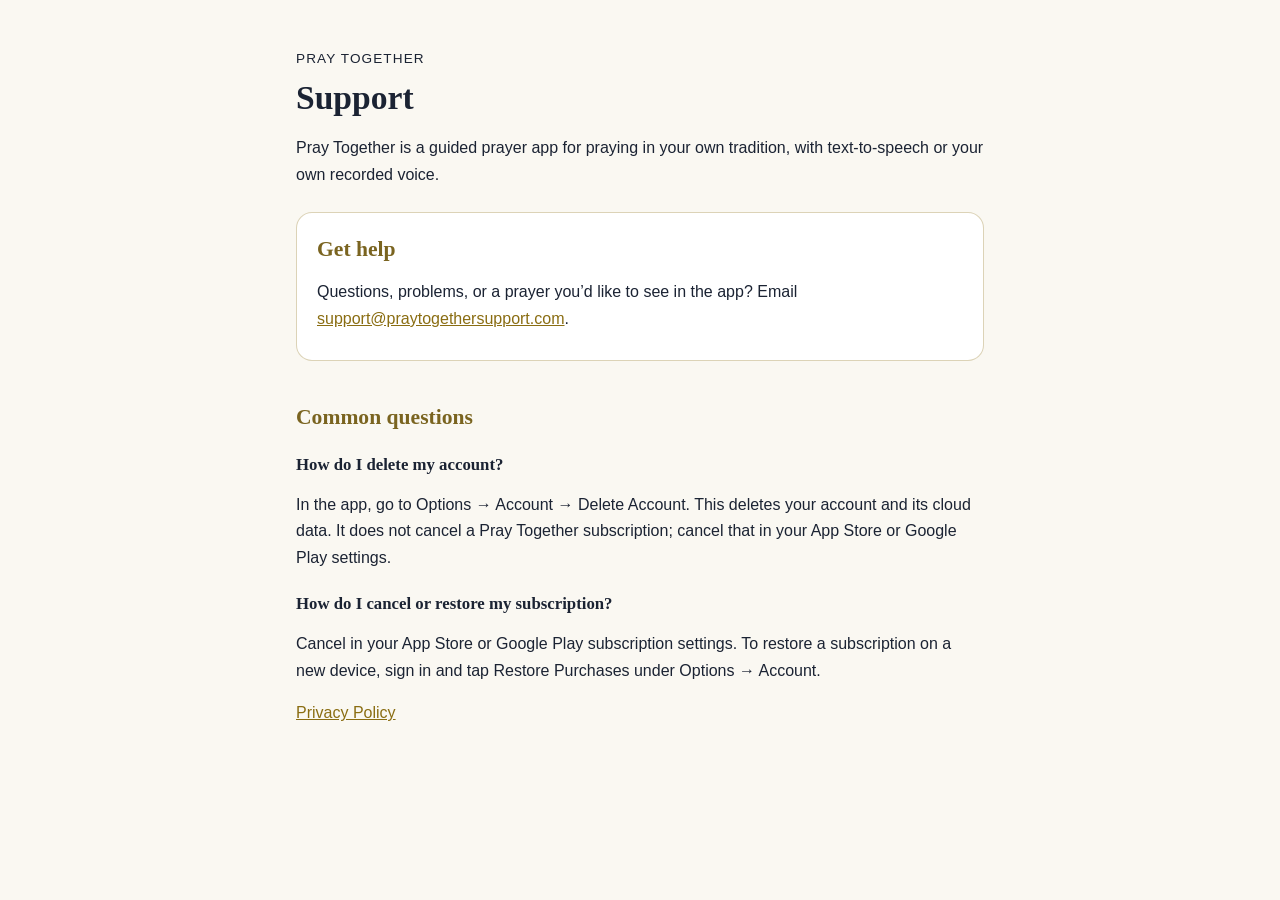
<file: index.html>
<!doctype html>
<html lang="en">
<head>
  <meta charset="utf-8">
  <meta name="viewport" content="width=device-width, initial-scale=1">
  <title>Pray Together · Support</title>
  <meta name="description" content="Support and privacy information for the Pray Together app.">
  <link rel="stylesheet" href="style.css">
</head>
<body>
  <main>
    <p class="eyebrow">Pray Together</p>
    <h1>Support</h1>
    <p>Pray Together is a guided prayer app for praying in your own tradition, with text-to-speech or your own recorded voice.</p>

    <section class="summary">
      <h2>Get help</h2>
      <p>Questions, problems, or a prayer you’d like to see in the app? Email <a href="mailto:support@praytogethersupport.com">support@praytogethersupport.com</a>.</p>
    </section>

    <h2>Common questions</h2>
    <h3>How do I delete my account?</h3>
    <p>In the app, go to Options → Account → Delete Account. This deletes your account and its cloud data. It does not cancel a Pray Together subscription; cancel that in your App Store or Google Play settings.</p>
    <h3>How do I cancel or restore my subscription?</h3>
    <p>Cancel in your App Store or Google Play subscription settings. To restore a subscription on a new device, sign in and tap Restore Purchases under Options → Account.</p>

    <p><a href="privacy/">Privacy Policy</a></p>
  </main>
</body>
</html>
</file>
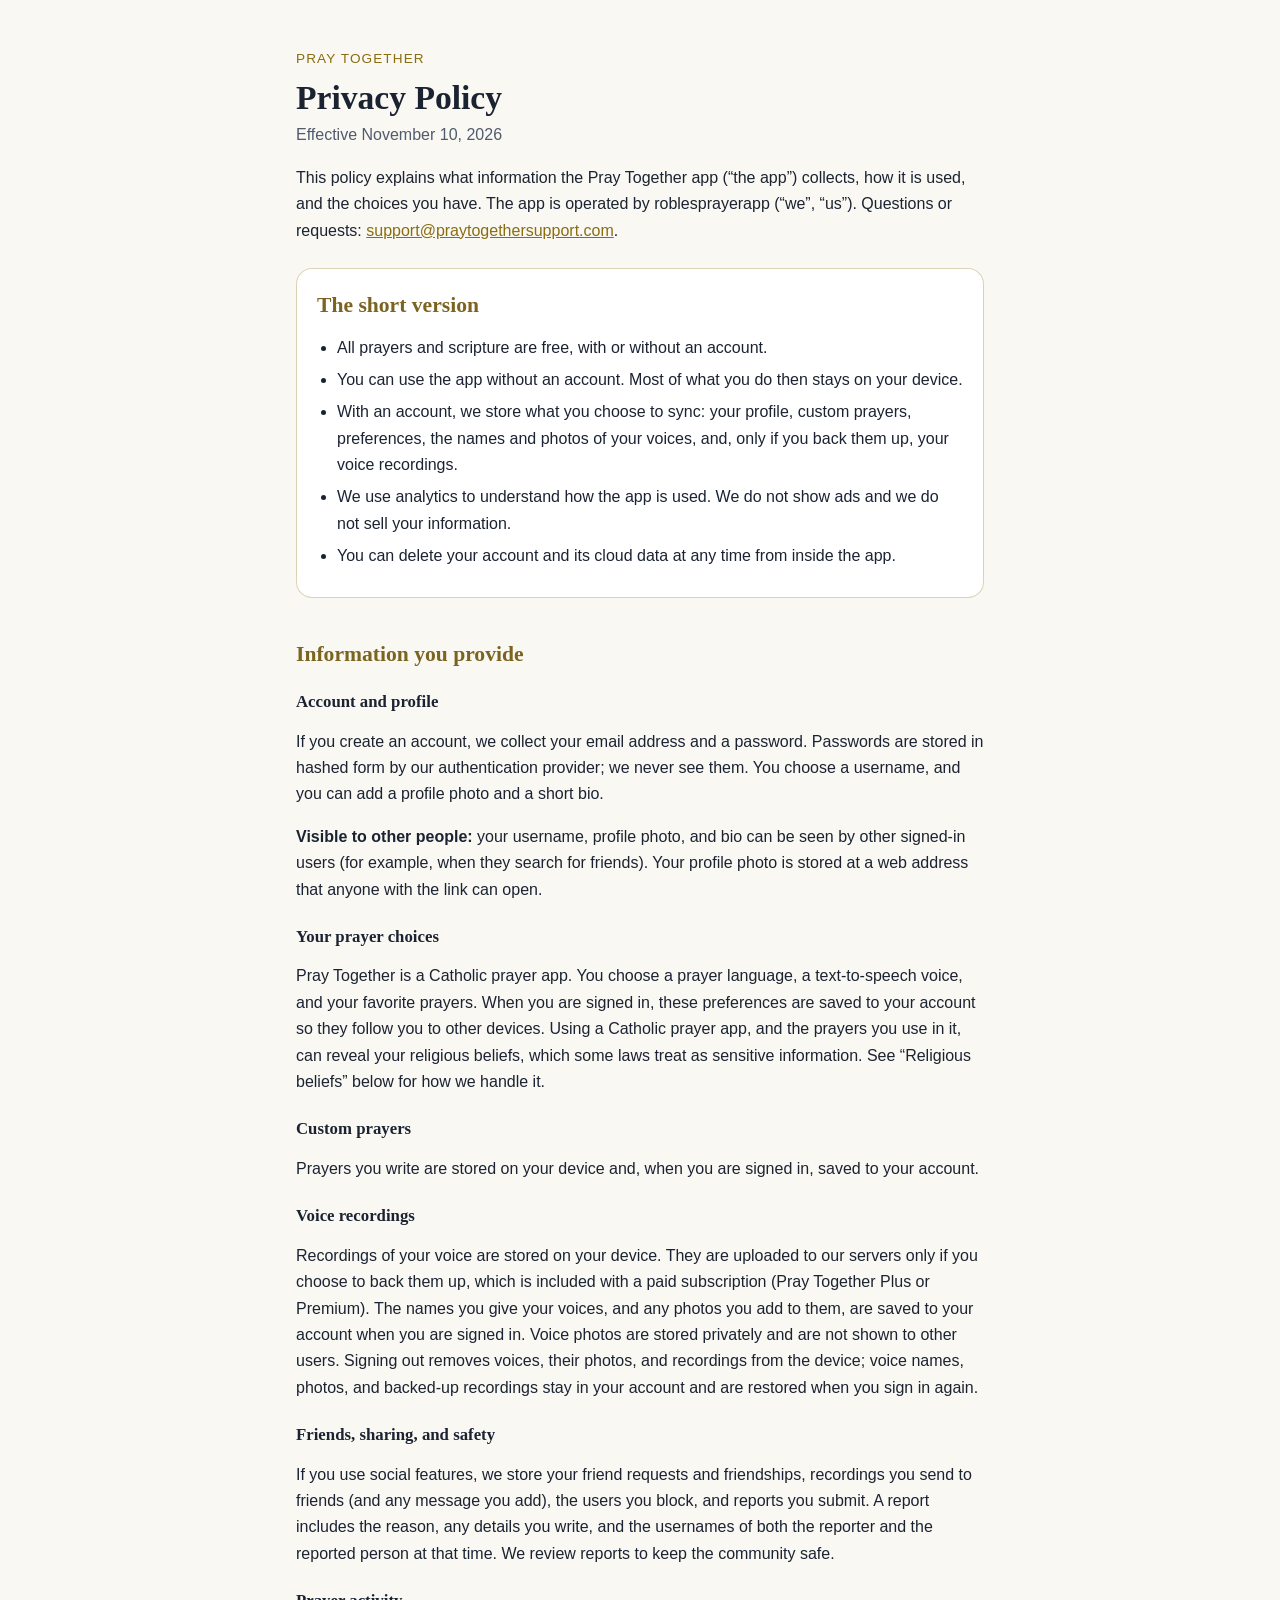
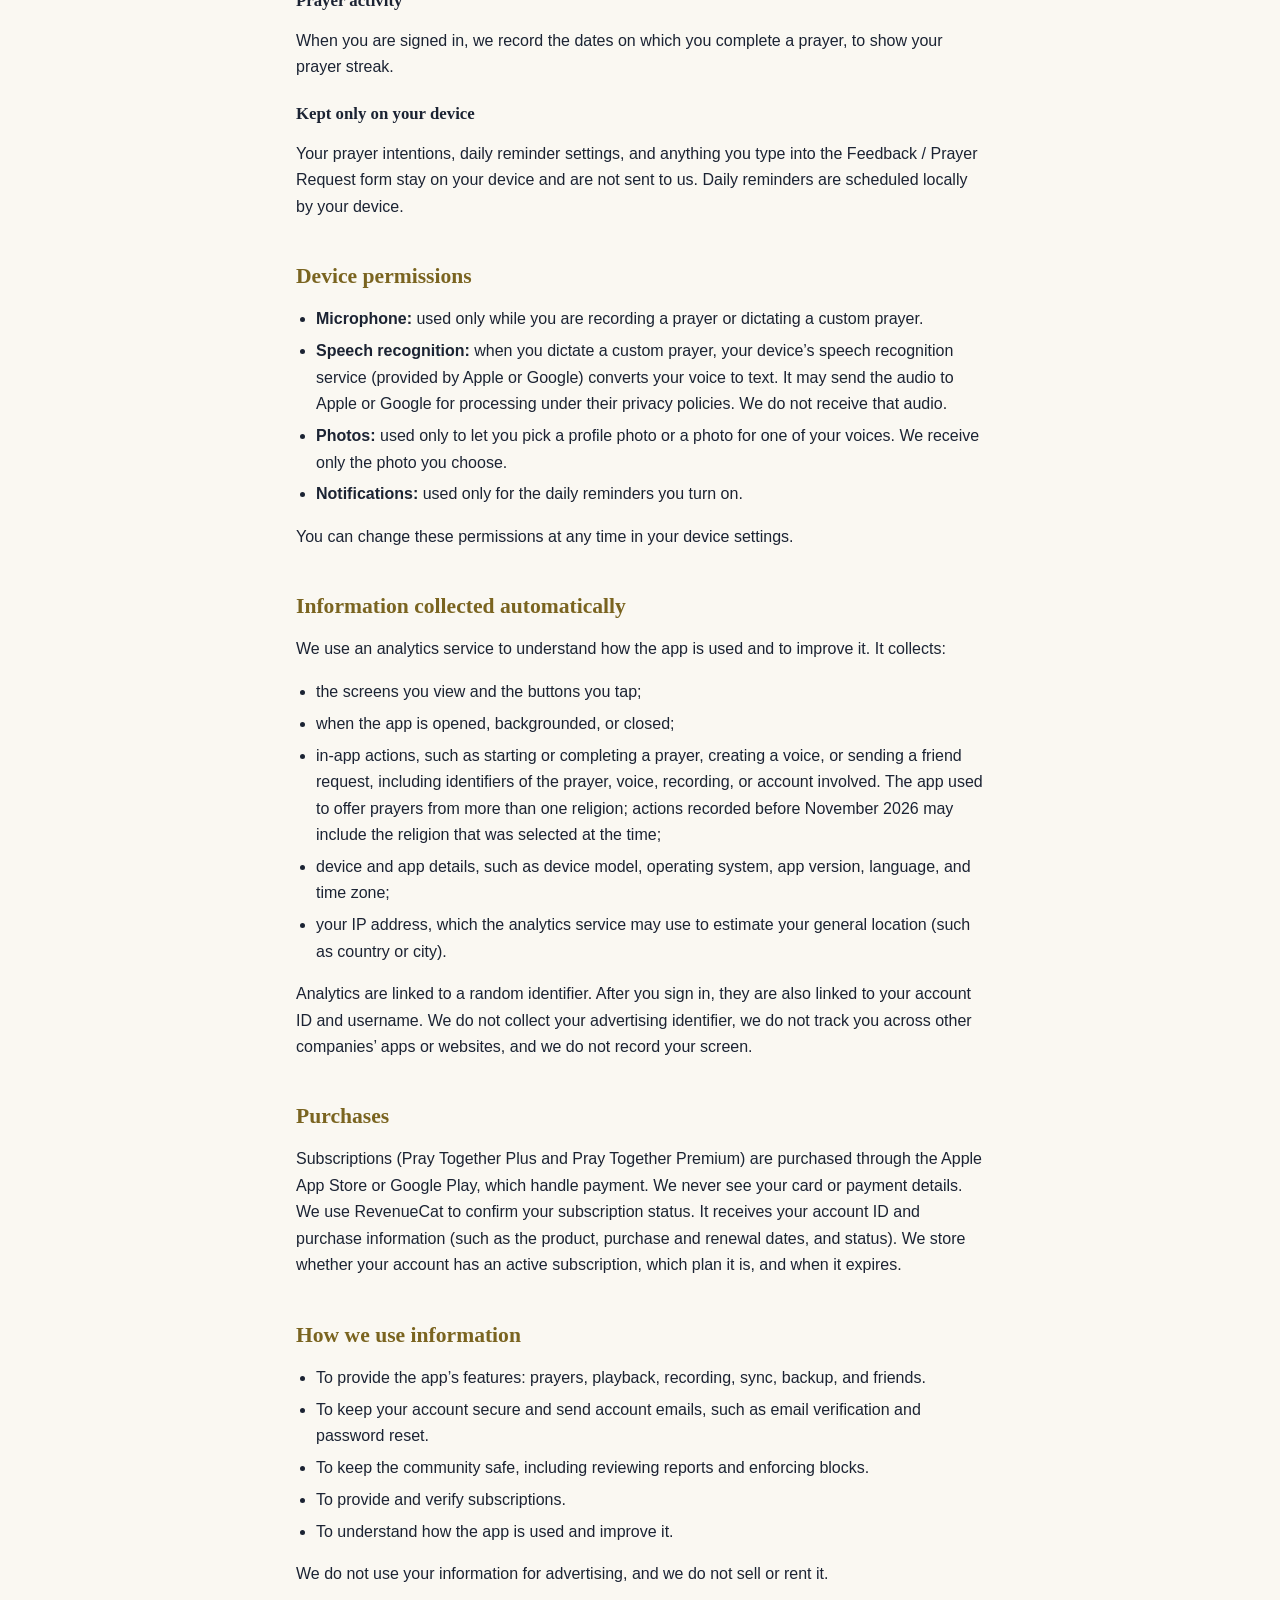
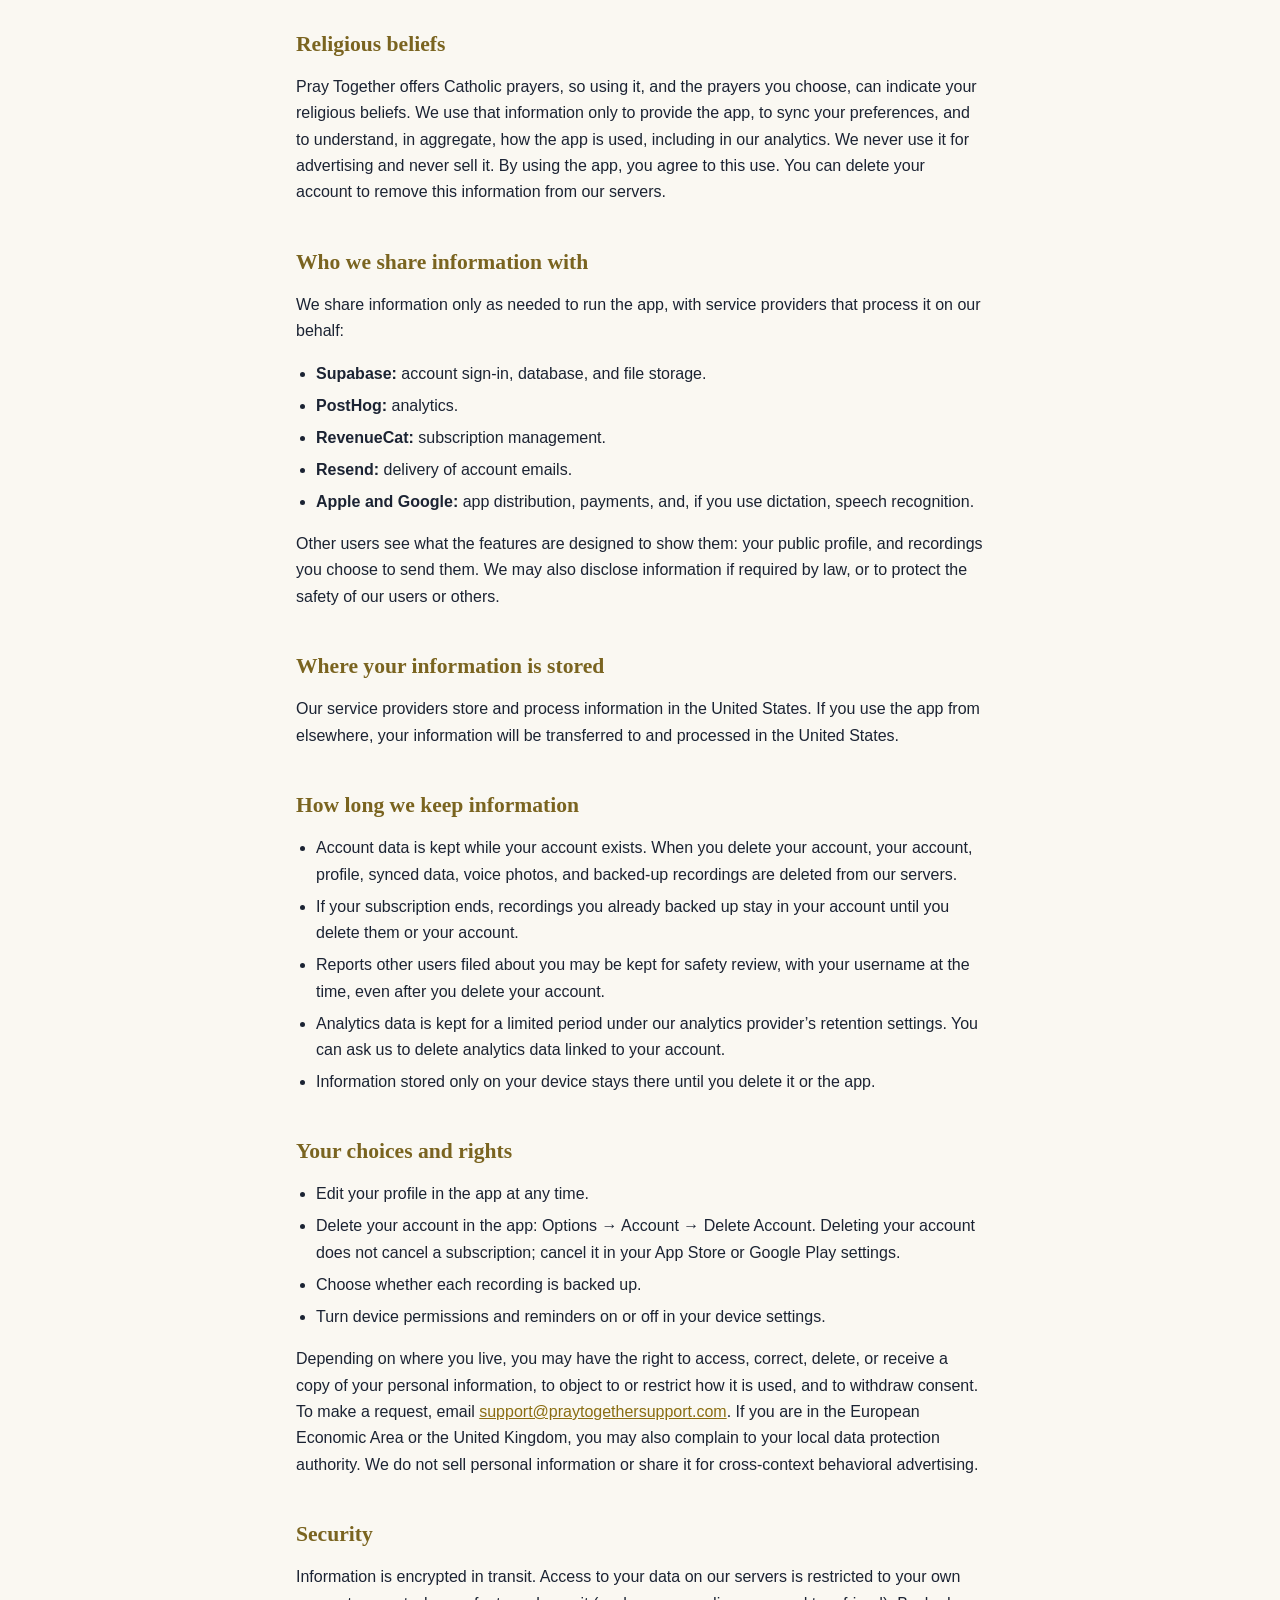
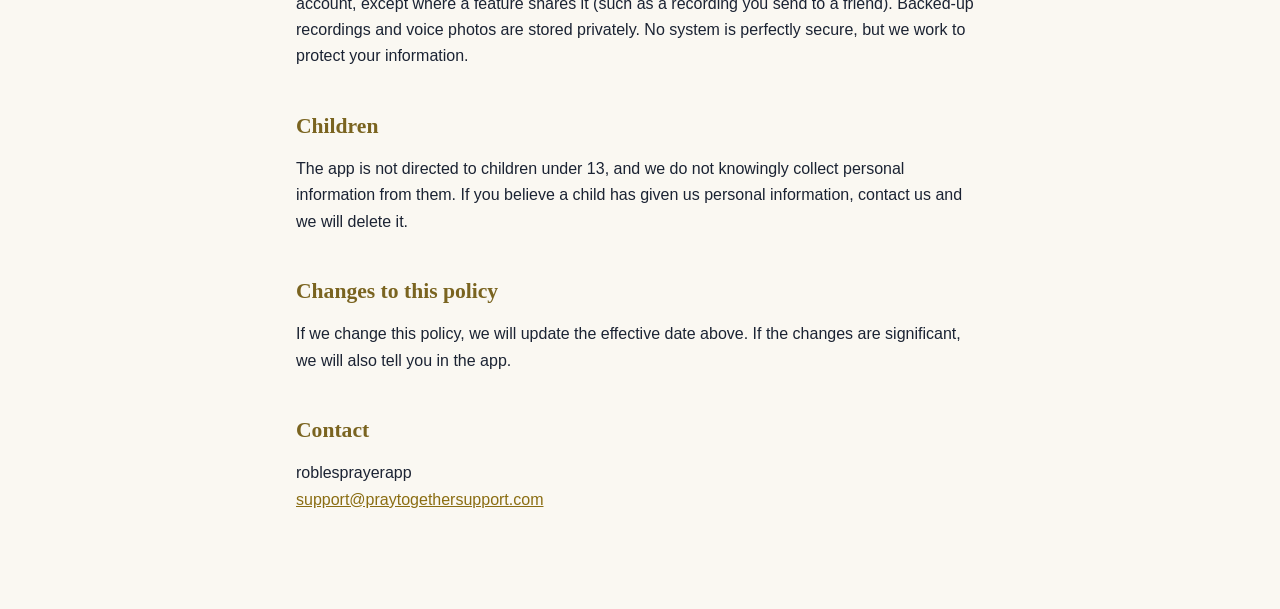
<file: privacy/index.html>
<!doctype html>
<html lang="en">
<head>
  <meta charset="utf-8">
  <meta name="viewport" content="width=device-width, initial-scale=1">
  <title>Privacy Policy · Pray Together</title>
  <meta name="description" content="How the Pray Together app collects, uses, and protects your information.">
  <link rel="stylesheet" href="../style.css">
</head>
<body>
  <main>
    <p class="eyebrow"><a href="../">Pray Together</a></p>
    <h1>Privacy Policy</h1>
    <p class="meta">Effective November 10, 2026</p>

    <p>This policy explains what information the Pray Together app (“the app”) collects, how it is used, and the choices you have. The app is operated by roblesprayerapp (“we”, “us”). Questions or requests: <a href="mailto:support@praytogethersupport.com">support@praytogethersupport.com</a>.</p>

    <section class="summary">
      <h2>The short version</h2>
      <ul>
        <li>All prayers and scripture are free, with or without an account.</li>
        <li>You can use the app without an account. Most of what you do then stays on your device.</li>
        <li>With an account, we store what you choose to sync: your profile, custom prayers, preferences, the names and photos of your voices, and, only if you back them up, your voice recordings.</li>
        <li>We use analytics to understand how the app is used. We do not show ads and we do not sell your information.</li>
        <li>You can delete your account and its cloud data at any time from inside the app.</li>
      </ul>
    </section>

    <h2>Information you provide</h2>
    <h3>Account and profile</h3>
    <p>If you create an account, we collect your email address and a password. Passwords are stored in hashed form by our authentication provider; we never see them. You choose a username, and you can add a profile photo and a short bio.</p>
    <p><strong>Visible to other people:</strong> your username, profile photo, and bio can be seen by other signed-in users (for example, when they search for friends). Your profile photo is stored at a web address that anyone with the link can open.</p>

    <h3>Your prayer choices</h3>
    <p>Pray Together is a Catholic prayer app. You choose a prayer language, a text-to-speech voice, and your favorite prayers. When you are signed in, these preferences are saved to your account so they follow you to other devices. Using a Catholic prayer app, and the prayers you use in it, can reveal your religious beliefs, which some laws treat as sensitive information. See “Religious beliefs” below for how we handle it.</p>

    <h3>Custom prayers</h3>
    <p>Prayers you write are stored on your device and, when you are signed in, saved to your account.</p>

    <h3>Voice recordings</h3>
    <p>Recordings of your voice are stored on your device. They are uploaded to our servers only if you choose to back them up, which is included with a paid subscription (Pray Together Plus or Premium). The names you give your voices, and any photos you add to them, are saved to your account when you are signed in. Voice photos are stored privately and are not shown to other users. Signing out removes voices, their photos, and recordings from the device; voice names, photos, and backed-up recordings stay in your account and are restored when you sign in again.</p>

    <h3>Friends, sharing, and safety</h3>
    <p>If you use social features, we store your friend requests and friendships, recordings you send to friends (and any message you add), the users you block, and reports you submit. A report includes the reason, any details you write, and the usernames of both the reporter and the reported person at that time. We review reports to keep the community safe.</p>

    <h3>Prayer activity</h3>
    <p>When you are signed in, we record the dates on which you complete a prayer, to show your prayer streak.</p>

    <h3>Kept only on your device</h3>
    <p>Your prayer intentions, daily reminder settings, and anything you type into the Feedback / Prayer Request form stay on your device and are not sent to us. Daily reminders are scheduled locally by your device.</p>

    <h2>Device permissions</h2>
    <ul>
      <li><strong>Microphone:</strong> used only while you are recording a prayer or dictating a custom prayer.</li>
      <li><strong>Speech recognition:</strong> when you dictate a custom prayer, your device’s speech recognition service (provided by Apple or Google) converts your voice to text. It may send the audio to Apple or Google for processing under their privacy policies. We do not receive that audio.</li>
      <li><strong>Photos:</strong> used only to let you pick a profile photo or a photo for one of your voices. We receive only the photo you choose.</li>
      <li><strong>Notifications:</strong> used only for the daily reminders you turn on.</li>
    </ul>
    <p>You can change these permissions at any time in your device settings.</p>

    <h2>Information collected automatically</h2>
    <p>We use an analytics service to understand how the app is used and to improve it. It collects:</p>
    <ul>
      <li>the screens you view and the buttons you tap;</li>
      <li>when the app is opened, backgrounded, or closed;</li>
      <li>in-app actions, such as starting or completing a prayer, creating a voice, or sending a friend request, including identifiers of the prayer, voice, recording, or account involved. The app used to offer prayers from more than one religion; actions recorded before November 2026 may include the religion that was selected at the time;</li>
      <li>device and app details, such as device model, operating system, app version, language, and time zone;</li>
      <li>your IP address, which the analytics service may use to estimate your general location (such as country or city).</li>
    </ul>
    <p>Analytics are linked to a random identifier. After you sign in, they are also linked to your account ID and username. We do not collect your advertising identifier, we do not track you across other companies’ apps or websites, and we do not record your screen.</p>

    <h2>Purchases</h2>
    <p>Subscriptions (Pray Together Plus and Pray Together Premium) are purchased through the Apple App Store or Google Play, which handle payment. We never see your card or payment details. We use RevenueCat to confirm your subscription status. It receives your account ID and purchase information (such as the product, purchase and renewal dates, and status). We store whether your account has an active subscription, which plan it is, and when it expires.</p>

    <h2>How we use information</h2>
    <ul>
      <li>To provide the app’s features: prayers, playback, recording, sync, backup, and friends.</li>
      <li>To keep your account secure and send account emails, such as email verification and password reset.</li>
      <li>To keep the community safe, including reviewing reports and enforcing blocks.</li>
      <li>To provide and verify subscriptions.</li>
      <li>To understand how the app is used and improve it.</li>
    </ul>
    <p>We do not use your information for advertising, and we do not sell or rent it.</p>

    <h2>Religious beliefs</h2>
    <p>Pray Together offers Catholic prayers, so using it, and the prayers you choose, can indicate your religious beliefs. We use that information only to provide the app, to sync your preferences, and to understand, in aggregate, how the app is used, including in our analytics. We never use it for advertising and never sell it. By using the app, you agree to this use. You can delete your account to remove this information from our servers.</p>

    <h2>Who we share information with</h2>
    <p>We share information only as needed to run the app, with service providers that process it on our behalf:</p>
    <ul>
      <li><strong>Supabase:</strong> account sign-in, database, and file storage.</li>
      <li><strong>PostHog:</strong> analytics.</li>
      <li><strong>RevenueCat:</strong> subscription management.</li>
      <li><strong>Resend:</strong> delivery of account emails.</li>
      <li><strong>Apple and Google:</strong> app distribution, payments, and, if you use dictation, speech recognition.</li>
    </ul>
    <p>Other users see what the features are designed to show them: your public profile, and recordings you choose to send them. We may also disclose information if required by law, or to protect the safety of our users or others.</p>

    <h2>Where your information is stored</h2>
    <p>Our service providers store and process information in the United States. If you use the app from elsewhere, your information will be transferred to and processed in the United States.</p>

    <h2>How long we keep information</h2>
    <ul>
      <li>Account data is kept while your account exists. When you delete your account, your account, profile, synced data, voice photos, and backed-up recordings are deleted from our servers.</li>
      <li>If your subscription ends, recordings you already backed up stay in your account until you delete them or your account.</li>
      <li>Reports other users filed about you may be kept for safety review, with your username at the time, even after you delete your account.</li>
      <li>Analytics data is kept for a limited period under our analytics provider’s retention settings. You can ask us to delete analytics data linked to your account.</li>
      <li>Information stored only on your device stays there until you delete it or the app.</li>
    </ul>

    <h2>Your choices and rights</h2>
    <ul>
      <li>Edit your profile in the app at any time.</li>
      <li>Delete your account in the app: Options → Account → Delete Account. Deleting your account does not cancel a subscription; cancel it in your App Store or Google Play settings.</li>
      <li>Choose whether each recording is backed up.</li>
      <li>Turn device permissions and reminders on or off in your device settings.</li>
    </ul>
    <p>Depending on where you live, you may have the right to access, correct, delete, or receive a copy of your personal information, to object to or restrict how it is used, and to withdraw consent. To make a request, email <a href="mailto:support@praytogethersupport.com">support@praytogethersupport.com</a>. If you are in the European Economic Area or the United Kingdom, you may also complain to your local data protection authority. We do not sell personal information or share it for cross-context behavioral advertising.</p>

    <h2>Security</h2>
    <p>Information is encrypted in transit. Access to your data on our servers is restricted to your own account, except where a feature shares it (such as a recording you send to a friend). Backed-up recordings and voice photos are stored privately. No system is perfectly secure, but we work to protect your information.</p>

    <h2>Children</h2>
    <p>The app is not directed to children under 13, and we do not knowingly collect personal information from them. If you believe a child has given us personal information, contact us and we will delete it.</p>

    <h2>Changes to this policy</h2>
    <p>If we change this policy, we will update the effective date above. If the changes are significant, we will also tell you in the app.</p>

    <h2>Contact</h2>
    <p>roblesprayerapp<br><a href="mailto:support@praytogethersupport.com">support@praytogethersupport.com</a></p>
  </main>
</body>
</html>
</file>
<file: style.css>
:root {
  --bg: #0b1220;
  --text: #f4f6f9;
  --muted: #a4b3c6;
  --accent: #d4af37;
  --accent-soft: #dfd2a5;
  --surface: rgba(22, 34, 63, 0.6);
  --border: rgba(212, 175, 55, 0.25);
  color-scheme: dark;
}

@media (prefers-color-scheme: light) {
  :root {
    --bg: #faf8f2;
    --text: #1b2333;
    --muted: #4f5b6e;
    --accent: #8a6d12;
    --accent-soft: #7a6420;
    --surface: #ffffff;
    --border: rgba(138, 109, 18, 0.3);
    color-scheme: light;
  }
}

* {
  box-sizing: border-box;
}

body {
  margin: 0;
  background: var(--bg);
  color: var(--text);
  font: 16px/1.65 -apple-system, BlinkMacSystemFont, 'Segoe UI', Roboto, Helvetica, Arial, sans-serif;
}

main {
  max-width: 720px;
  margin: 0 auto;
  padding: 48px 16px 80px;
}

h1,
h2,
h3 {
  font-family: Georgia, 'Times New Roman', serif;
  line-height: 1.25;
}

h1 {
  font-size: 2.1rem;
  margin: 0.2em 0 0.1em;
}

h2 {
  font-size: 1.35rem;
  margin: 2em 0 0.5em;
  color: var(--accent-soft);
}

h3 {
  font-size: 1.05rem;
  margin: 1.4em 0 0.3em;
}

p,
li {
  color: var(--text);
}

ul {
  padding-left: 1.25em;
}

li + li {
  margin-top: 0.35em;
}

a {
  color: var(--accent);
}

.eyebrow {
  margin: 0;
  font-size: 0.85rem;
  letter-spacing: 0.08em;
  text-transform: uppercase;
}

.eyebrow a {
  text-decoration: none;
}

.meta {
  margin-top: 0;
  color: var(--muted);
}

.summary {
  margin: 1.5em 0;
  padding: 4px 20px 12px;
  background: var(--surface);
  border: 1px solid var(--border);
  border-radius: 16px;
}

.summary h2 {
  margin-top: 0.9em;
}
</file>
